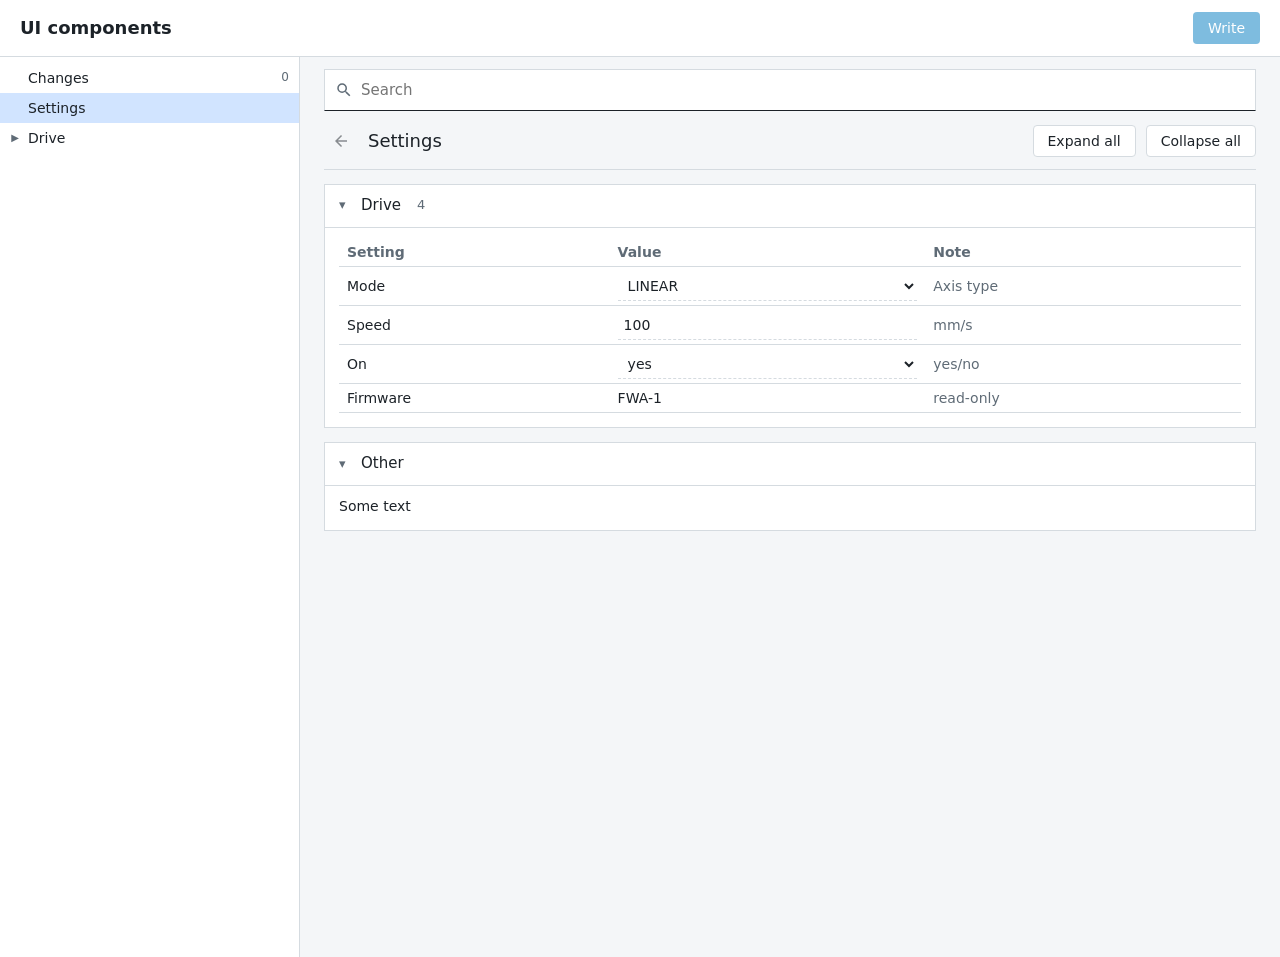
<file: tests/framework/ui_page.html>
<!DOCTYPE html>
<!-- SPDX-License-Identifier: MIT -->
<!-- ctrlx-baseline: test page for framework/ui.js (used by ui_components_check.py; also a live example of every component) -->
<html lang="en">
<head>
  <meta charset="utf-8">
  <meta name="viewport" content="width=device-width, initial-scale=1">
  <title>UI Components</title>
  <link rel="stylesheet" href="../../www/framework/base.css">
  <link rel="stylesheet" href="../../www/framework/ui.css">
</head>
<body>
  <header>
    <h1>UI components</h1>
    <button id="commit" class="primary" title="Write the kept changes">Write <span id="badge" class="chip" hidden></span></button>
  </header>
  <div id="banner" class="banner" hidden></div>
  <div class="ui-layout">
    <nav id="tree" aria-label="Pages"></nav>
    <div class="ui-main">
      <div class="ui-searchbar" id="searchbar"></div>
      <div class="ui-pagebar">
        <button id="back" class="ui-icon-btn" aria-label="Back"></button>
        <h2 id="title">-</h2>
        <button id="expand" title="Unfold every section">Expand all</button>
        <button id="collapse" title="Fold every section">Collapse all</button>
      </div>
      <div id="page"></div>
    </div>
  </div>
  <script src="../../www/framework/ctrlx.js"></script>
  <script src="../../www/framework/ui.js"></script>
  <script>
    "use strict";
    const T = window.T = { writes: [], params: [], drive: { mode: "LINEAR", speed: 100, on: true } };
    const PARAMS = [];
    for (let i = 1; i <= 150; i++) PARAMS.push({ idn: `S-0-${String(i).padStart(4, "0")}.0.0`, name: `Parameter ${i}`, value: i * 10, unit: "mm", min: 0, max: 5000, readonly: i === 2, locked: i === 3, lockHint: "Protected in operation mode" });
    PARAMS[3].error = "not readable";
    PARAMS[4].command = true; PARAMS[4].value = "0b0";
    T.params = PARAMS;

    $("back").appendChild(UI.icon("back"));
    const card = UI.searchCard({ id: "search", placeholder: "Search", hint: "Search parameters and settings" });
    $("searchbar").appendChild(card);
    T.changes = UI.changes({ button: $("commit"), badge: $("badge"), onChange: () => { if (!T.tree) return; treeNodes(); if (T.nav && T.nav.current && T.nav.current.p === "changes") T.nav.replace(T.nav.current); } });

    function treeNodes() {
      T.tree.render([
        { id: "changes", label: "Changes", count: T.changes.count, flags: T.changes.count ? [{ text: "edited", kind: "edited" }] : [] },
        { id: "settings", label: "Settings", hint: "Settings as a table" },
        { id: "drive", label: "Drive", select: false, children: [
          { id: "params", label: "Parameters", count: PARAMS.length, dot: "ok" },
          { id: "lazy", label: "Lazy folder", fill: async () => [{ id: "lazy-a", label: "Filled A" }, { id: "lazy-b", label: "Filled B", sub: "sub label" }] },
        ] },
      ]);
    }
    T.tree = UI.tree($("tree"), { nodes: [], storeKey: "test", onSelect: (n) => T.nav.go({ p: n.id }) });
    treeNodes();

    const PAGES = {
      settings() {
        return ["Settings", [UI.section("Drive", UI.settings([
          ["Mode", UI.field(T.drive.mode, async (v) => { T.changes.add({ label: `Mode ${T.drive.mode} → ${v}`, group: "drive", undo: ((o) => async () => { T.drive.mode = o; })(T.drive.mode) }); T.drive.mode = v; }, { choices: ["LINEAR", "ROTARY"] }), "Axis type"],
          ["Speed", UI.field(T.drive.speed, async (v) => { const n = Number(v); if (!Number.isFinite(n) || n < 0) throw new Error("a number ≥ 0 is expected"); T.changes.add({ label: `Speed ${T.drive.speed} → ${n}`, group: "drive", undo: ((o) => async () => { T.drive.speed = o; })(T.drive.speed) }); T.drive.speed = n; }), "mm/s"],
          ["On", UI.field(T.drive.on, async (v) => { T.drive.on = v === "true"; }), "yes/no"],
          ["Firmware", UI.field("FWA-1", null, { readonly: true }), "read-only"],
        ]), { key: "t:drive", count: 4 }), UI.section("Other", "Some text", { key: "t:other" })]];
      },
      params() {
        const el = UI.paramTable(PARAMS, {
          id: "params", filter: "Show only parameters containing this text",
          write: async (r, text) => {
            const n = Number(text);
            if (!Number.isFinite(n)) throw new Error("a number is expected");
            if (n < r.min || n > r.max) throw new Error(`outside ${r.min} … ${r.max}`);
            T.writes.push([r.idn, n]);
            return { value: n };
          },
          run: async (r) => { T.ran = r.idn; },
        });
        T.paramEl = el;
        return ["Parameters", [UI.section("Parameters", el, { key: "t:params", count: PARAMS.length })]];
      },
      changes() {
        return ["Changes", [UI.section("Changes", T.changes.table(), { key: "t:changes", count: T.changes.count })]];
      },
      search(r) {
        const t = r.q.toLowerCase();
        const hits = PARAMS.filter((p) => p.name.toLowerCase().includes(t) || p.idn.toLowerCase().includes(t)).slice(0, 200);
        return [`Search “${r.q}”: ${hits.length}`, [UI.section("Parameters", UI.table([
          { label: "IDN", get: (p) => h("button", { class: "linkbtn", title: "Open", onclick: () => T.nav.go({ p: "params", focus: p.idn }) }, p.idn) },
          { label: "Name", get: (p) => p.name },
        ], hits, { key: (p) => p.idn }), { key: "t:search", count: hits.length })]];
      },
    };
    const h = UI.h;
    T.nav = UI.nav({ back: $("back"), title: $("title"), show: (r) => {
      const [title, body] = (PAGES[r.p] || (() => [r.p, ["(empty)"]]))(r);
      $("page").replaceChildren(...[].concat(body));
      if (r.p !== "search") T.tree.select(r.p);
      if (r.focus && T.paramEl) { const tr = T.paramEl.uiShowKey(r.focus); if (tr) { tr.scrollIntoView({ block: "center" }); UI.flash(tr, "found"); } }
      return title;
    } });
    T.search = UI.search($("search"), { onQuery: (q) => T.nav.go({ p: "search", q }), onClear: () => T.nav.back() });
    $("expand").onclick = () => UI.expandAll($("page"));
    $("collapse").onclick = () => UI.collapseAll($("page"));
    $("commit").onclick = () => { if (UI.confirmWrite(`${T.changes.count} changes are written to the drive.`, "The drive goes to parameter mode.")) { T.committed = T.changes.count; T.changes.clear(); } };
    T.nav.go({ p: "settings" });
  </script>
</body>
</html>
</file>
<file: www/framework/base.css>
/* SPDX-License-Identifier: MIT */
/* ctrlx-baseline framework: colors and basic elements shared by every app UI.
   Load it before the app's own style.css, which only adds what is particular to the app:
     <link rel="stylesheet" href="framework/base.css"><link rel="stylesheet" href="style.css">
   Use the color tokens rather than literal colors, so all apps look alike next to the ctrlX web UI. */
:root {
  --bg: #f4f6f8;
  --card: #ffffff;
  --text: #1c2228;
  --muted: #5f6b76;
  --line: #d5dbe0;
  --hover: #eef1f4;
  --accent: #007bc0;      /* Bosch blue */
  --accent-text: #ffffff;
  --ok: #00884a;
  --warn: #a15c00;
  --err: #c8102e;
  --bad: var(--err);      /* older name of --err */
  --ok-bg: #e2f5ea;
  --warn-bg: #fff4e0;
  --err-bg: #fde8eb;
  --code-bg: #f7f8fa;
}

* { box-sizing: border-box; }

body {
  margin: 0;
  font: 14px/1.45 system-ui, -apple-system, "Segoe UI", Roboto, sans-serif;
  color: var(--text);
  background: var(--bg);
}

header {
  display: flex;
  align-items: center;
  gap: 12px;
  padding: 12px 20px;
  background: var(--card);
  border-bottom: 1px solid var(--line);
}

h1 { font-size: 18px; margin: 0; flex: 1; }
h2 { font-size: 15px; margin: 0 0 10px; }

main {
  display: grid;
  grid-template-columns: repeat(auto-fit, minmax(320px, 1fr));
  gap: 16px;
  padding: 16px 20px;
}

.card {
  background: var(--card);
  border: 1px solid var(--line);
  border-radius: 6px;
  padding: 14px 16px;
}

.grid { display: grid; grid-template-columns: max-content 1fr; gap: 4px 16px; margin: 0; }
.grid dt { color: var(--muted); }
.grid dd { margin: 0; font-variant-numeric: tabular-nums; }

.row { display: flex; gap: 8px; margin: 8px 0; }
.row input { flex: 1; min-width: 0; }

input, select, textarea {
  padding: 0 8px;
  border: 1px solid var(--line);
  border-radius: 4px;
  background: var(--card);
  color: var(--text);
  font: inherit;
}
input, select { height: 32px; }
textarea { padding: 6px 8px; }

/* every button the same height; filled buttons get a transparent border so they line up with outlined ones */
button {
  height: 32px;
  padding: 0 14px;
  border: 1px solid var(--line);
  border-radius: 4px;
  background: var(--card);
  color: var(--text);
  font: inherit;
  cursor: pointer;
}
button:hover:not(:disabled) { background: var(--hover); }
button.primary { background: var(--accent); border-color: transparent; color: var(--accent-text); }
button.primary:hover:not(:disabled) { background: var(--accent); filter: brightness(0.92); }
button:disabled { opacity: 0.5; cursor: default; }

table { border-collapse: collapse; width: 100%; }
th, td { text-align: left; padding: 4px 8px; border-bottom: 1px solid var(--line); }
th { color: var(--muted); font-weight: 600; }

code { background: var(--code-bg); padding: 0 3px; border-radius: 3px; }

.hint { color: var(--muted); margin: 0 0 6px; }

.chip { padding: 2px 10px; border-radius: 12px; font-size: 12px; border: 1px solid var(--line); }
.chip.ok { color: var(--ok); border-color: var(--ok); }
.chip.warn { color: var(--warn); border-color: var(--warn); }
.chip.bad, .chip.err { color: var(--err); border-color: var(--err); }

/* [hidden] must win over display rules, or a hidden banner stays visible */
[hidden] { display: none !important; }
.banner { margin: 12px 20px 0; padding: 8px 12px; border-radius: 4px; background: var(--err-bg); color: var(--err); }
.banner.ok { background: var(--ok-bg); color: var(--ok); }

pre { margin: 8px 0 0; padding: 8px; background: var(--code-bg); border-radius: 4px; overflow: auto; max-height: 240px; }
pre:empty { display: none; }
</file>
<file: www/framework/ui.css>
/* SPDX-License-Identifier: MIT */
/* ctrlx-baseline framework: style of the components in ui.js. Load after base.css and before the app's style.css.
   Only the color tokens of base.css are used (an app's style.css may redefine them, e.g. for the ctrlX OS look). */

.ui-icon { display: inline-flex; vertical-align: -4px; }
button .ui-icon { margin-right: 6px; }
.ui-icon-btn .ui-icon { margin: 0; }

/* layout: side panel tree | page */
.ui-layout { display: grid; grid-template-columns: var(--ui-side, var(--ui-side-default, 300px)) minmax(0, 1fr); align-items: start; min-height: calc(100vh - 57px); }
/* UI.splitter: a 6px handle between the side panel and the page */
.ui-layout.ui-has-splitter { grid-template-columns: var(--ui-side, var(--ui-side-default, 300px)) 6px minmax(0, 1fr); }
.ui-splitter { position: sticky; top: 0; height: 100vh; cursor: col-resize; background: transparent; touch-action: none; margin-left: -3px; width: 9px; z-index: 5; }
.ui-splitter:hover, .ui-splitter:focus-visible, .ui-resizing .ui-splitter { background: var(--accent); opacity: 0.35; outline: none; }
.ui-resizing { cursor: col-resize; user-select: none; }
.ui-tree { position: sticky; top: 0; height: 100vh; max-height: 100vh; overflow: auto; background: var(--card); border-right: 1px solid var(--line); padding: 6px 0 24px; font-size: 14px; }
.ui-tree ul { list-style: none; margin: 0; padding: 0; }
.ui-node { display: flex; align-items: center; gap: 6px; min-height: 30px; padding-right: 10px; cursor: pointer; white-space: nowrap; }
.ui-node:hover { background: var(--hover); }
.ui-node.ui-sel { background: var(--info-bg, #d1e4ff); }
.ui-twisty { width: 14px; flex: none; color: var(--muted); font-size: 10px; text-align: center; }
.ui-label { overflow: hidden; text-overflow: ellipsis; }
.ui-sub { color: var(--muted); font-size: 12px; overflow: hidden; text-overflow: ellipsis; }
.ui-count { margin-left: auto; color: var(--muted); font-size: 12px; padding-left: 6px; }
.ui-dot { width: 9px; height: 9px; border-radius: 50%; flex: none; background: var(--muted); }
.ui-dot-ok { background: var(--ok); }
.ui-dot-warn { background: var(--warn); }
.ui-dot-err { background: var(--err); }
.ui-flag { font-size: 12px; padding: 0 6px; background: var(--hover); color: var(--text); }
.ui-flag-edited, .ui-flag-warn { background: var(--warn-bg); }
.ui-flag-err { background: var(--err-bg); }

/* page bar: back, title, page buttons */
.ui-main { min-width: 0; padding: 0 24px 40px; }
.ui-pagebar { display: flex; align-items: center; gap: 10px; padding: 6px 0 12px; border-bottom: 1px solid var(--line); margin-bottom: 14px; }
.ui-pagebar h2 { margin: 0; font-size: 18px; font-weight: 400; flex: 1; min-width: 0; overflow: hidden; text-overflow: ellipsis; white-space: nowrap; }
.ui-icon-btn { width: 34px; padding: 0; display: inline-flex; align-items: center; justify-content: center; background: none; border-color: transparent; }
.ui-icon-btn:hover:not(:disabled) { border-color: var(--line); }

/* search */
.ui-searchbar { position: sticky; top: 0; z-index: 4; background: var(--bg); padding: 12px 0 8px; }
.ui-search { display: flex; align-items: center; gap: 8px; padding: 0 10px; min-height: 42px; background: var(--card); border: 1px solid var(--line); border-bottom-color: var(--text); color: var(--muted); }
.ui-search:focus-within { border-bottom: 2px solid var(--accent); }
.ui-search input { flex: 1; min-width: 0; height: 38px; border: 0; padding: 0; background: transparent; font-size: 15px; outline: none; }
.ui-search-small { min-height: 34px; max-width: 360px; }
.ui-search-small input { height: 30px; font-size: 14px; }
.ui-filter { margin: 0 0 10px; }

/* folding sections */
details.ui-sec { background: var(--card); border: 1px solid var(--line); margin: 0 0 14px; }
details.ui-sec > summary { display: flex; align-items: center; gap: 10px; padding: 10px 14px; cursor: pointer; list-style: none; font-size: 15px; user-select: none; }
details.ui-sec > summary::-webkit-details-marker { display: none; }
details.ui-sec > summary::before { content: "▸"; color: var(--muted); font-size: 13px; width: 12px; }
details.ui-sec[open] > summary::before { content: "▾"; }
details.ui-sec[open] > summary { border-bottom: 1px solid var(--line); }
details.ui-sec > summary:hover { background: var(--hover); }
details.ui-sec > summary .ui-count { margin-left: 0; font-size: 13px; }
.ui-sec-btns { margin-left: auto; display: flex; gap: 8px; }
.ui-sec-body { padding: 10px 14px 14px; }

/* tables */
.ui-scroll { overflow-x: auto; }
.ui-table td, .ui-table th { vertical-align: middle; }
.ui-table th.ui-num, .ui-table td.ui-num { text-align: right; font-variant-numeric: tabular-nums; }
.ui-table tr.ui-empty td { color: var(--muted); }
.ui-settings td.ui-setting { width: 30%; }
.ui-settings td.ui-value { width: 35%; }
.ui-settings td.ui-note { color: var(--muted); }
.ui-mono { font-family: ui-monospace, "Cascadia Mono", Consolas, monospace; font-size: 13px; }
.ui-wrap { white-space: normal; overflow-wrap: anywhere; }
.ui-params td.ui-value { min-width: 160px; max-width: 420px; white-space: normal; overflow-wrap: anywhere; }
.ui-params td.ui-wrap { min-width: 220px; }
.ui-lockcol { width: 28px; color: var(--muted); }
.ui-err-text { color: var(--err); }
.ui-pager { display: flex; align-items: center; gap: 10px; padding: 8px 0 0; color: var(--muted); }
.ui-pager .ui-btn { width: 36px; padding: 0; }

/* edit field: yellow = changed, not kept yet; red = refused (the reason is in the hint); green flash = kept */
.ui-edit { width: 100%; min-width: 90px; max-width: 420px; height: 30px; padding: 0 6px; border: 0; border-bottom: 1px dashed var(--line); border-radius: 0; background: transparent; }
.ui-edit.ui-num { font-variant-numeric: tabular-nums; }
.ui-edit:hover:not(:disabled) { background: var(--hover); }
.ui-edit:focus { outline: none; background: var(--hover); border-bottom: 2px solid var(--accent); }
.ui-edit.ui-dirty { background: var(--warn-bg); }
.ui-edit.ui-bad { background: var(--err-bg); border-bottom: 2px solid var(--err); }
.ui-ro { color: var(--text); }
.ui-flash-ok, tr.ui-flash-ok td { animation: ui-kept 2s ease-out; }
.ui-flash, tr.ui-flash td { animation: ui-found 2.5s ease-out; }
@keyframes ui-kept { from { background: var(--ok-bg); } to { background: transparent; } }
@keyframes ui-found { from { background: var(--warn-bg); } to { background: transparent; } }

/* phone width */
@media (max-width: 760px) {
  .ui-layout, .ui-layout.ui-has-splitter { grid-template-columns: 1fr; }
  .ui-splitter { display: none; }
  .ui-tree { position: static; max-height: 40vh; border-right: 0; border-bottom: 1px solid var(--line); }
  .ui-main { padding: 0 12px 32px; }
}
</file>
